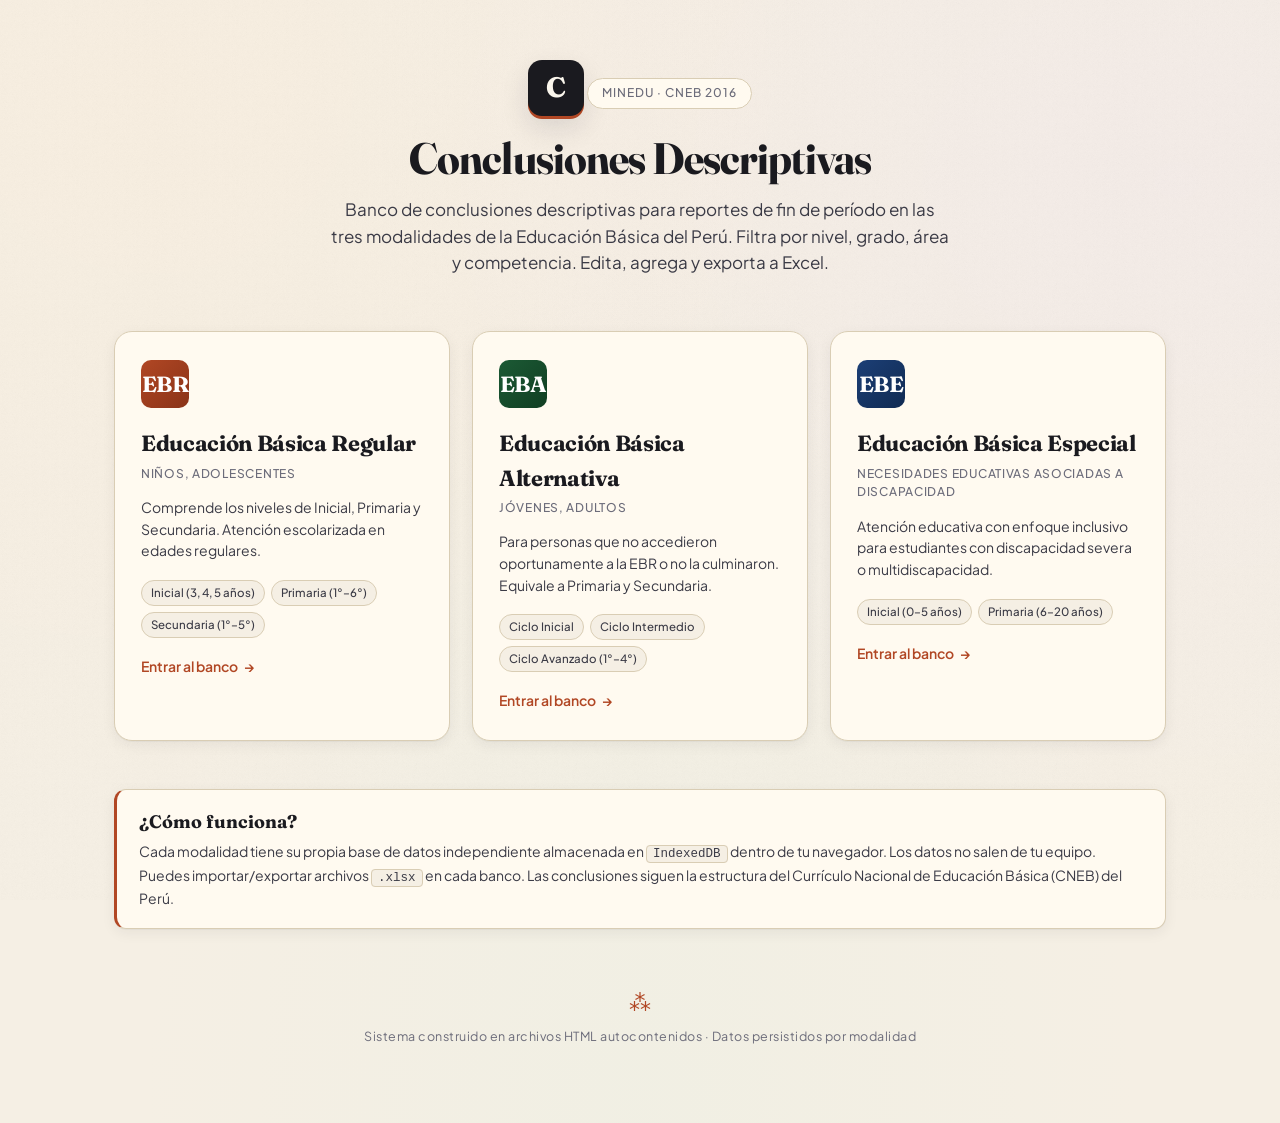
<file: conclusiones descriptivas/index.html>
<!DOCTYPE html>
<html lang="es">
<head>
<meta charset="UTF-8">
<meta name="viewport" content="width=device-width, initial-scale=1.0">
<meta name="description" content="Banco de conclusiones descriptivas para todas las modalidades de la Educación Básica (EBR, EBA, EBE).">
<title>Conclusiones Descriptivas · Selector de Modalidad</title>

<link rel="preconnect" href="https://fonts.googleapis.com">
<link rel="preconnect" href="https://fonts.gstatic.com" crossorigin>
<link href="https://fonts.googleapis.com/css2?family=Fraunces:opsz,wght@9..144,400;9..144,500;9..144,600;9..144,700;9..144,800&family=Plus+Jakarta+Sans:wght@400;500;600;700&display=swap" rel="stylesheet">

<style>
:root {
  --paper:        #f5efe4;
  --paper-soft:   #faf6ec;
  --card:         #fffaf0;
  --card-hover:   #fff5e1;
  --line:         #d9cdb4;
  --shadow-ink:   0 1px 0 #00000008, 0 4px 14px #1a1a2e10;
  --shadow-up:    0 1px 0 #00000010, 0 12px 28px #1a1a2e1f;
  --ink:          #1a1a1f;
  --ink-soft:     #3b3b46;
  --ink-mute:     #6c6c7a;
  --accent:       #b14724;
  --accent-deep:  #8a3318;
  --font-display: "Fraunces", "Times New Roman", Georgia, serif;
  --font-body:    "Plus Jakarta Sans", system-ui, sans-serif;
  --radius:       12px;
  --radius-lg:    18px;
}
*, *::before, *::after { box-sizing: border-box; }
html, body { margin: 0; padding: 0; }
body {
  font-family: var(--font-body);
  font-size: 15px;
  line-height: 1.55;
  color: var(--ink);
  background: var(--paper);
  background-image:
    radial-gradient(at 12% 8%, #ffe9d033 0px, transparent 50%),
    radial-gradient(at 92% 16%, #e8d4ff22 0px, transparent 50%),
    radial-gradient(at 50% 100%, #d4f0e022 0px, transparent 55%);
  min-height: 100vh;
  -webkit-font-smoothing: antialiased;
  text-rendering: optimizeLegibility;
}
body::before {
  content: "";
  position: fixed; inset: 0;
  background-image: url("data:image/svg+xml;utf8,<svg xmlns='http://www.w3.org/2000/svg' width='160' height='160'><filter id='n'><feTurbulence baseFrequency='0.9' numOctaves='2' stitchTiles='stitch'/><feColorMatrix values='0 0 0 0 0.1 0 0 0 0 0.1 0 0 0 0 0.12 0 0 0 0.08 0'/></filter><rect width='100%' height='100%' filter='url(%23n)'/></svg>");
  opacity: 0.4;
  pointer-events: none;
  z-index: 0;
  mix-blend-mode: multiply;
}

.wrap {
  position: relative;
  z-index: 1;
  max-width: 1100px;
  margin: 0 auto;
  padding: 60px 24px 80px;
}

.hero {
  text-align: center;
  margin-bottom: 56px;
}
.hero .logo {
  width: 56px; height: 56px;
  border-radius: 14px;
  background: var(--ink);
  color: var(--paper-soft);
  display: inline-grid;
  place-items: center;
  font-family: var(--font-display);
  font-weight: 800;
  font-size: 28px;
  margin-bottom: 18px;
  box-shadow: 0 3px 0 var(--accent), var(--shadow-up);
}
.hero h1 {
  font-family: var(--font-display);
  font-weight: 700;
  font-variation-settings: "opsz" 96;
  font-size: 44px;
  line-height: 1.1;
  margin: 0 0 14px;
  letter-spacing: -0.02em;
}
.hero p {
  font-size: 17px;
  color: var(--ink-soft);
  margin: 0 auto;
  max-width: 620px;
}
.hero .pill {
  display: inline-block;
  margin-bottom: 16px;
  padding: 5px 14px;
  background: var(--card);
  border: 1px solid var(--line);
  border-radius: 999px;
  font-size: 12px;
  font-weight: 500;
  color: var(--ink-mute);
  letter-spacing: 0.08em;
  text-transform: uppercase;
}

.modalities {
  display: grid;
  grid-template-columns: repeat(auto-fit, minmax(290px, 1fr));
  gap: 22px;
  margin-bottom: 48px;
}

.modality {
  display: block;
  text-decoration: none;
  color: inherit;
  background: var(--card);
  border: 1px solid var(--line);
  border-radius: var(--radius-lg);
  padding: 28px 26px;
  box-shadow: var(--shadow-ink);
  transition: transform 0.16s ease, box-shadow 0.16s ease, border-color 0.16s ease;
  position: relative;
  overflow: hidden;
}
.modality::before {
  content: "";
  position: absolute;
  inset: 0;
  background: linear-gradient(135deg, transparent 60%, var(--accent-tint, transparent) 100%);
  opacity: 0.5;
  pointer-events: none;
}
.modality:hover {
  transform: translateY(-3px);
  border-color: var(--accent);
  box-shadow: var(--shadow-up);
}
.modality:active { transform: translateY(0); }

.modality .icon {
  width: 48px; height: 48px;
  border-radius: 10px;
  display: grid;
  place-items: center;
  font-family: var(--font-display);
  font-weight: 700;
  font-size: 22px;
  letter-spacing: -0.02em;
  margin-bottom: 18px;
  color: #fff;
}
.modality .icon.ebr { background: linear-gradient(135deg, #b14724, #8a3318); }
.modality .icon.eba { background: linear-gradient(135deg, #1c5a35, #103e22); }
.modality .icon.ebe { background: linear-gradient(135deg, #1c3f76, #102a52); }

.modality h2 {
  font-family: var(--font-display);
  font-weight: 700;
  font-size: 22px;
  margin: 0 0 4px;
  letter-spacing: -0.015em;
}
.modality .sub {
  font-size: 12px;
  font-weight: 500;
  color: var(--ink-mute);
  text-transform: uppercase;
  letter-spacing: 0.06em;
  margin: 0 0 14px;
}
.modality p {
  font-size: 14px;
  color: var(--ink-soft);
  margin: 0 0 18px;
  line-height: 1.55;
}
.modality .levels {
  display: flex;
  flex-wrap: wrap;
  gap: 6px;
  margin-bottom: 16px;
}
.modality .levels span {
  font-size: 11.5px;
  background: var(--paper);
  border: 1px solid var(--line);
  padding: 3px 9px;
  border-radius: 999px;
  color: var(--ink-soft);
  font-weight: 500;
}
.modality .cta {
  display: inline-flex;
  align-items: center;
  gap: 6px;
  font-size: 14px;
  font-weight: 600;
  color: var(--accent);
}
.modality .cta::after {
  content: "→";
  transition: transform 0.16s ease;
}
.modality:hover .cta::after { transform: translateX(4px); }

.info-card {
  background: var(--card);
  border: 1px solid var(--line);
  border-left: 3px solid var(--accent);
  border-radius: var(--radius);
  padding: 18px 22px;
  box-shadow: var(--shadow-ink);
}
.info-card h3 {
  font-family: var(--font-display);
  font-size: 18px;
  margin: 0 0 6px;
}
.info-card p {
  margin: 0;
  color: var(--ink-soft);
  font-size: 14px;
}
.info-card code {
  font-family: ui-monospace, monospace;
  background: var(--paper);
  padding: 1px 6px;
  border-radius: 4px;
  font-size: 12.5px;
  border: 1px solid var(--line);
}

footer {
  margin-top: 56px;
  text-align: center;
  font-size: 12.5px;
  color: var(--ink-mute);
  letter-spacing: 0.04em;
}
footer .ornament {
  display: block;
  font-family: var(--font-display);
  font-size: 22px;
  color: var(--accent);
  margin-bottom: 8px;
}

@media (max-width: 600px) {
  .wrap { padding: 36px 18px 60px; }
  .hero h1 { font-size: 32px; }
}
</style>
</head>
<body>

<div class="wrap">

  <header class="hero">
    <span class="logo">C</span>
    <span class="pill">MINEDU · CNEB 2016</span>
    <h1>Conclusiones Descriptivas</h1>
    <p>Banco de conclusiones descriptivas para reportes de fin de período en las tres modalidades de la Educación Básica del Perú. Filtra por nivel, grado, área y competencia. Edita, agrega y exporta a Excel.</p>
  </header>

  <main class="modalities">

    <a class="modality" href="EBR.html">
      <span class="icon ebr">EBR</span>
      <h2>Educación Básica Regular</h2>
      <p class="sub">Niños, adolescentes</p>
      <p>Comprende los niveles de Inicial, Primaria y Secundaria. Atención escolarizada en edades regulares.</p>
      <div class="levels">
        <span>Inicial (3, 4, 5 años)</span>
        <span>Primaria (1°–6°)</span>
        <span>Secundaria (1°–5°)</span>
      </div>
      <span class="cta">Entrar al banco</span>
    </a>

    <a class="modality" href="EBA.html">
      <span class="icon eba">EBA</span>
      <h2>Educación Básica Alternativa</h2>
      <p class="sub">Jóvenes, adultos</p>
      <p>Para personas que no accedieron oportunamente a la EBR o no la culminaron. Equivale a Primaria y Secundaria.</p>
      <div class="levels">
        <span>Ciclo Inicial</span>
        <span>Ciclo Intermedio</span>
        <span>Ciclo Avanzado (1°–4°)</span>
      </div>
      <span class="cta">Entrar al banco</span>
    </a>

    <a class="modality" href="EBE.html">
      <span class="icon ebe">EBE</span>
      <h2>Educación Básica Especial</h2>
      <p class="sub">Necesidades educativas asociadas a discapacidad</p>
      <p>Atención educativa con enfoque inclusivo para estudiantes con discapacidad severa o multidiscapacidad.</p>
      <div class="levels">
        <span>Inicial (0–5 años)</span>
        <span>Primaria (6–20 años)</span>
      </div>
      <span class="cta">Entrar al banco</span>
    </a>

  </main>

  <section class="info-card">
    <h3>¿Cómo funciona?</h3>
    <p>Cada modalidad tiene su propia base de datos independiente almacenada en <code>IndexedDB</code> dentro de tu navegador. Los datos no salen de tu equipo. Puedes importar/exportar archivos <code>.xlsx</code> en cada banco. Las conclusiones siguen la estructura del Currículo Nacional de Educación Básica (CNEB) del Perú.</p>
  </section>

  <footer>
    <span class="ornament">⁂</span>
    Sistema construido en archivos HTML autocontenidos · Datos persistidos por modalidad
  </footer>

</div>

</body>
</html>
</file>
